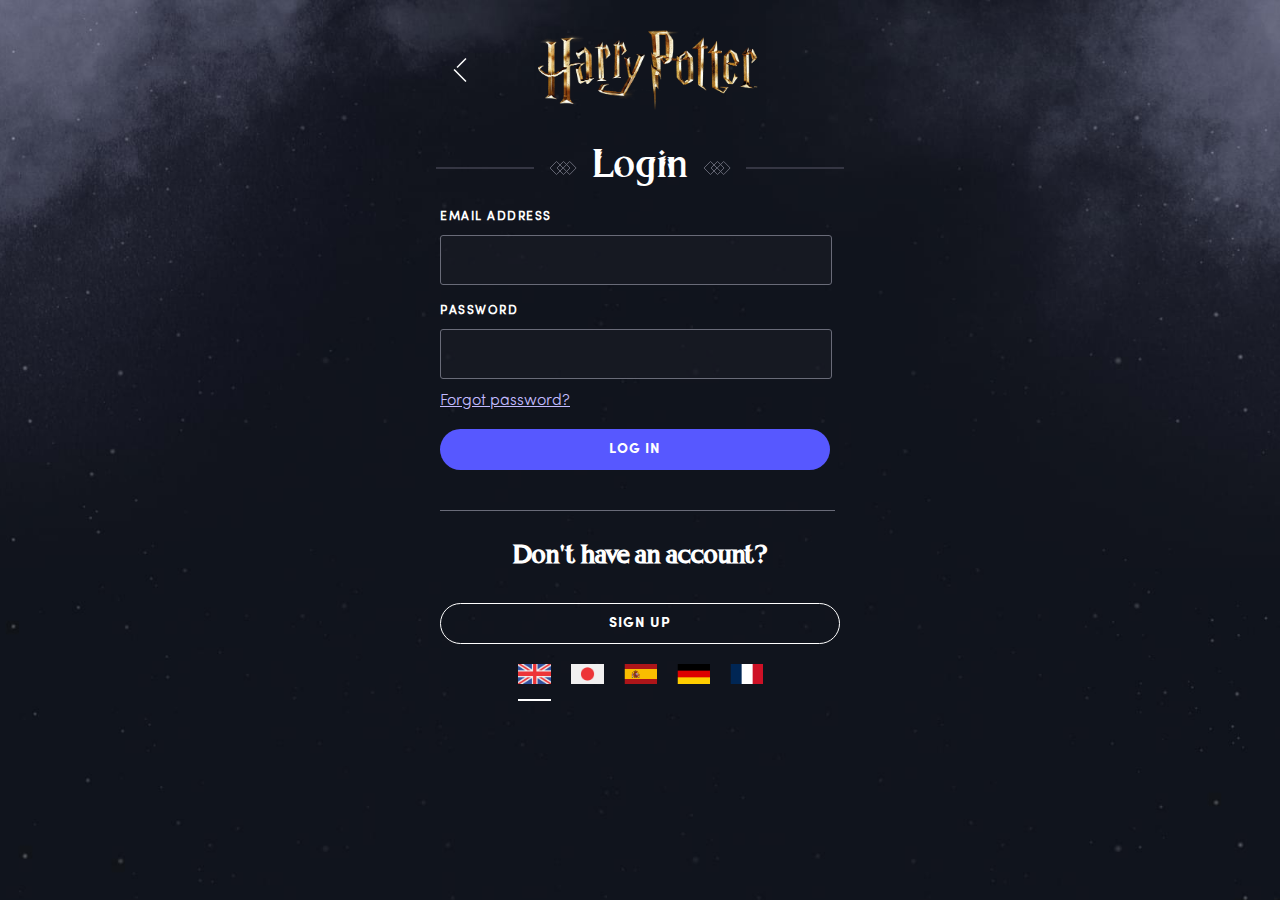
<file: login.html>
<!DOCTYPE html>
<html lang="en">
  <head>
    <meta charset="UTF-8" />
    <meta name="viewport" content="width=device-width, initial-scale=1.0" />
    <title>Log In</title>
    <link rel="stylesheet" href="./css/harrystyle.css" />
  </head>
  <body class="login-page">
    <div class="login-container">
      <div class="login-logo">
        <a class="login-logo-back" href="index.html">
          <img src="./images/back-24px-13px.svg" />
        </a>
        <a href="index.html">
          <img class="login-logo-harry" src="./images/harrypotter_logo.png" />
        </a>
      </div>
      <div class="login-letter">
        <hr />
        <img src="./images/diamonds.svg" />
        <h1>Login</h1>
        <img src="./images/diamonds.svg" />
        <hr />
      </div>
      <div class="login-input-container">
        <label for="email">EMAIL ADDRESS</label>
        <input type="email" id="email" />
        <label for="password">PASSWORD</label>
        <input type="text" id="password" />
        <p>Forgot password?</p>
        <a href="index.html"
          ><button class="login-login-button">LOG IN</button></a
        >
        <hr />
        <div class="login-signup">
          <h3>Don't have an account?</h3>
          <button class="login-signup-button">SIGN UP</button>
          <div class="login-signup-language">
            <img src="./images/language1.png" />
            <img src="./images/language2.png" />
            <img src="./images/language3.png" />
            <img src="./images/language4.png" />
            <img src="./images/language5.png" />
          </div>
        </div>
      </div>
    </div>
  </body>
</html>
</file>
<file: css/harrystyle.css>
* {
  margin: 0;
  padding: 0;
}
body {
  overflow-x: hidden;
}
@font-face {
  font-family: "Sofia Pro";
  src: url("../fonts/sofia pro/Sofia Pro Regular Az.otf") format("opentype");
  font-weight: 500; /* Black */
  font-style: normal;
}
@font-face {
  font-family: "Sofia Pro Light";
  src: url("../fonts/sofia pro/Sofia Pro Light Az.otf") format("opentype");
  font-weight: 200; /* Black */
  font-style: normal;
}
@font-face {
  font-family: "Sofia Pro Bold";
  src: url("../fonts/sofia pro/Sofia Pro Bold Az.otf") format("opentype");
  font-weight: 900; /* Black */
  font-style: normal;
}
@font-face {
  font-family: "Harry Beast Display";
  src: url("../fonts/HarryBeastDisplay-Regular.woff2") format("woff2");
  font-weight: 100;
  font-style: normal;
}
@font-face {
  font-family: "Harry Beast Regular";
  src: url("../fonts/HarryBeastStandard-Regular.woff2") format("woff2");
  font-weight: 100;
  font-style: normal;
}
/* ============================================= HEADER */
.header {
  background-color: #00001b;
  width: 100%;
  height: 80px;
  display: flex; /* 가로 배치 */
  align-items: center; /* 수직 중앙 정렬 */
  justify-content: space-between; /* 양 끝에 sns_container와 main_right 배치 */
  padding: 11px 0 9px 0;
}
.sns_container {
  display: flex;
  align-items: center;
  width: 30%;
  height: 100%;
  padding-left: 27px;
}
.main_right {
  display: flex;
  align-items: center;
  width: 36%;
  height: 100%;
  justify-content: flex-end;
  margin-right: 20px;
}
.sns_logo {
  height: 24px;
  margin-right: 14px; /* 로고 간격 */
  cursor: pointer;
}
.main_logo {
  width: 168px;
  position: absolute;
  left: 52%;
  transform: translateX(-50%);
  cursor: pointer;
}
.main {
  padding-bottom: 60px;
}
#search {
  width: 226px;
  height: 30px;
  border: none;
  border-radius: 30px;
  font-size: 14px;
  box-sizing: border-box;
  color: #fff;
  background: url("../images/search_icon.svg") no-repeat right 10px center,
    #1a1a2a;
  background-size: 16px 16px;
  margin-right: 10px;
  padding-left: 11px;
  font-family: "Sofia Pro", sans-serif;
  font-weight: 500;
}
#login {
  background-color: #00001b;
  width: 95px;
  height: 38px;
  border: 1.5px solid #fff;
  border-radius: 30px;
  font-size: 15px;
  box-sizing: border-box;
  color: #fff;
  font-family: "Sofia Pro", sans-serif;
  font-weight: 900;
  letter-spacing: 1.63px;
  margin-right: 7px;
  cursor: pointer;
}
#login:hover {
  background-color: #fff;
  color: #000;
  transition: all 0.1s ease-in;
}
#signup {
  width: 120px;
  height: 38px;
  border: 1.5px solid #5758ff;
  border-radius: 30px;
  font-size: 15px;
  box-sizing: border-box;
  color: #fff;
  background-color: #5758ff;
  font-family: "Sofia Pro", sans-serif;
  font-weight: 900;
  letter-spacing: 1.63px;
  cursor: pointer;
}
#signup:hover {
  background-color: #10141b;
  transition: all 0.1s ease-in;
}
/* ============================================= NAV */
.nav {
  background-color: #00001b;
  display: flex;
  justify-content: center;
  align-items: center;
  border-top: 1px solid #333349;
  width: 100%;
  height: 64px;
  color: #fff;
}
.nav > ul {
  display: flex; /* 가로 방향 배치 */
  list-style-type: none; /* 점 제거 */
  max-width: 1400px;
  width: 100%;
  justify-content: space-between;
  margin: 6px auto;
  padding: 0 20px;
}
.nav > ul > li {
  display: flex;
  margin: 0 0.5em; /* 아이템 간 간격 */
  font-family: "Sofia Pro", sans-serif;
  font-weight: 700;
  font-size: 0.85em;
  color: #fff;
  cursor: pointer;
  border-bottom: 1px solid transparent;
  padding-bottom: 5px;
}
.nav > ul > li > img {
  display: flex;
  height: 11px;
  margin: 4px 0 0 5px;
}
@media (max-width: 1400px) {
  .nav > ul > li {
    font-size: 0.75em; /* 글씨 크기 작게 */
  }
  .nav > ul > li > img {
    height: 9px; /* 아이콘 크기 작게 */
  }
}
.nav > ul > li:hover {
  border-bottom: 1px solid #fff;
}
/* ============================================= NAV RIBBON */
.nav_ribbon {
  display: flex;
  justify-content: center;
  align-items: center;
  background-color: #0b163b;
  height: 16px;
  color: #fff;
  padding: 11px 25px;
  font-size: 14px;
  font-family: "Sofia Pro", sans-serif;
}
.nav_ribbon > span {
  margin-left: 10px;
  text-decoration: underline;
  font-size: 11px;
  color: hsla(0, 0%, 100%, 0.7);
  background-color: #0b163b;
}
/* ============================================= SECTION 1 */
.section1 {
  display: flex;
  position: relative;
  width: 100%;
  height: 100%;
  min-height: 500px;
  overflow: hidden;
}
.trailer {
  background-image: url("../images/main_section1_trailer_wed.png");
  background-size: cover;
  background-position: left 50% top 30%;
  background-repeat: no-repeat;
  position: absolute;
  top: 0;
  left: 0;
  width: 100%;
  height: 100%;
  animation: section1_zoomout 1.3s ease-in-out 0s 1 forwards;
}
.cloud-left {
  position: absolute;
  top: 0;
  left: 0;
  width: 100%;
  height: 100%;
  background-image: url("../images/clouds-left-b85acc1b6ae89695809a91420440641e.png");
  background-size: 100% 120%;
  background-repeat: no-repeat;
  background-color: transparent;
  z-index: 2;
  animation: cloudRevealLeft 1.5s ease-in-out 0.25s 1 forwards;
}
.cloud-right {
  position: absolute;
  top: 0;
  right: 0;
  width: 100%;
  height: 100%;
  background-image: url("../images/clouds-right-7031ef0d886b707cbb18a0118c950ee2.png");
  background-size: 100% 120%;
  background-repeat: no-repeat;
  background-color: transparent;
  z-index: 2;
  animation: cloudRevealRight 1.5s ease-in-out 0.25s 1 forwards;
}
@keyframes section1_zoomout {
  0% {
    transform: scale(1.1);
    transform-origin: center;
  }
  100% {
    transform: scale(1);
    transform-origin: center;
  }
}
@keyframes cloudRevealLeft {
  from {
    transform: translate(-50%);
  }
  to {
    transform: translate(-75%);
  }
}

@keyframes cloudRevealRight {
  from {
    transform: translate(50%);
  }
  to {
    transform: translate(76%);
  }
}

@media (min-width: 1042px) {
  .section1 {
    box-sizing: border-box;
  }
  .trailer {
    width: 100%;
    height: 100%;
  }
}
.section1-bottom {
  position: absolute;
  width: 100%;
  height: 30%;
  background: linear-gradient(1turn, #15111d 40%, rgba(21, 17, 29, 0));
  bottom: 0;
  z-index: 22;
}
.section1-content {
  position: absolute;
  width: 1150px;
  height: 370px;
  padding: 0 25px;
  bottom: 98px;
  top: 45%;
  left: 50%;
  transform: translate(-50%, -50%);
  background-color: transparent;
  z-index: 222;
  animation: fadein 2s ease-in forwards;
}
.section1-content > h2 {
  background-color: transparent;
  color: #fff;
  max-width: 50%;
  font-size: 50px;
  font-family: "Harry Beast Display", sans-serif;
  margin: 0 0 17px;
}
.section1-content > p {
  background-color: transparent;
  color: #fff;
  max-width: 48%;
  font-family: "Sofia Pro Light", sans-serif;
  font-size: 18px;
  font-weight: lighter;
  line-height: 24px;
  margin: 0 0 25px;
  text-align: left;
}
.section1-content > button {
  background-color: #5758ff;
  padding: 12px 45px 14px;
  border-radius: 30px;
  border: 1px solid transparent;
  font-family: "Sofia Pro Bold", sans-serif;
  font-size: 14px;
  letter-spacing: 1.63px;
  color: #fff;
  outline: 0;
  cursor: pointer;
}
.section1-content > button:hover {
  background-color: #0b163b;
  border: 1px solid #5758ff;
}
@keyframes fadein {
  0% {
    opacity: 0;
  }
  50% {
    opacity: 0;
  }
  100% {
    opacity: 1;
  }
}
/* ============================================= SECTION 2 */
.section2 {
  width: 100%;
  min-height: 400px;
  background-image: url("../images/horizons_village.png"),
    url("../images/stars.png"),
    linear-gradient(180deg, #15111d, #323657 121.35%);
  background-position: 50% 101%, 50% bottom;
  background-size: 2000px auto, 2000px auto, 100% 100%;
  background-repeat: no-repeat;
}
.section2-container {
  display: flex;
  justify-content: center;
  gap: 37px;
  margin: 0 auto;
  padding: 0 20px 100px;
  max-width: 1200px;
}
.section2 .contentlist {
  display: grid;
  grid-template-columns: repeat(2, 1fr);
  grid-template-rows: repeat(2, 1fr);
  gap: 18px 35px;
  max-width: 570px;
  width: 100%;
  box-sizing: border-box;
}
/* =============== 그라데이션 안먹음 =================*/
.section2-img {
  background: linear-gradient(0deg, #00001b, rgba(0, 0, 27, 0) 20%);
  background-size: 15%;
}
.section2-grid img {
  width: 100%;
  height: auto;
  cursor: pointer;
}
.section2-grid-item {
  background-color: #00001b;
  min-height: 97px;
  padding: 5px 13px;
}
.section2-grid-title {
  background-color: #0b163b;
  font-size: 14px;
  color: #fff;
  font-family: "Sofia Pro", sans-serif;
  border-radius: 12px;
  padding: 5px 8px;
  width: fit-content;
  position: relative;
  top: -18px;
  cursor: pointer;
}
.section2-grid-content {
  font-size: 16px;
  color: #fff;
  font-family: "Sofia Pro", sans-serif;
  line-height: 21px;
  min-height: 66px;
  overflow: hidden;
  text-overflow: ellipsis;
  cursor: pointer;
}
.section2-grid-footer {
  background-image: url("../images/section2_grid_bottom.png");
  background-repeat: no-repeat;
  background-size: 100%;
  height: 30px;
  cursor: pointer;
}
.poll {
  background-image: url("../images/section2_poll.png");
  background-repeat: no-repeat;
  background-size: 100% 95%;
  max-width: 520px;
  width: 100%;
}
.poll-container {
  padding: 40px;
  display: flex;
  align-items: center;
  flex-direction: column;
  gap: 5%;
  height: 75%;
}
.poll-header {
  color: #fff;
  font-family: "Sofia Pro Bold", sans-serif;
  font-size: 14px;
  margin-bottom: 12px;
}
.poll-question {
  background-color: transparent;
  color: #fff;
  font-family: "Harry Beast Regular", sans-serif;
  font-size: 30px;
  text-align: center;
  margin-bottom: 68px;
}
.section2-buttons {
  width: 100%;
  display: flex;
  flex-direction: column;
  gap: 6px;
}
.section2-buttons button {
  font-family: "Sofia Pro Bold", sans-serif;
  font-size: 18px;
  color: #fff;
  background-color: rgba(11, 22, 59, 0.4);
  padding: 15px 0;
  border-radius: 10px;
  border: 1px solid #5758ff;
  text-align: center;
  cursor: pointer;
}
.section2-buttons button:hover {
  background-color: rgba(87, 88, 255, 0.4);
}
/* ============================================= SECTION 3 */
.section3 {
  background-image: url("../images/horizons_train.png"),
    url("../images/stars.png"),
    linear-gradient(180deg, #120b0e, #474083 121.35%);
  min-height: 400px;
  width: 100%;
  height: 100%;
  background-position: 50% 101%, 50% bottom;
  background-size: 2000px auto, 2000px auto, 100% 100%;
  background-repeat: no-repeat;
}
.section3-container {
  padding-top: 80px;
  min-height: 400px;
  width: 100%;
  height: 100%;
  display: flex;
  justify-content: center;
}
.section3-left {
  display: flex;
  position: relative;
  flex-direction: column;
  align-items: center;
  width: 37%;
}
.section3-left-header {
  position: relative;
  width: 100%;
  height: 80%;
}
.section3-left-header img {
  position: relative;
  width: 100%;
  z-index: 4;
}
.section3-left-header::before {
  content: "";
  position: absolute;
  top: 35px;
  width: 100%;
  height: 20%;
  background-image: url("../images/section3_gradation.svg");
  background-position: center;
  background-size: cover;
  background-repeat: no-repeat;
  z-index: 3;
}
.section3-left-content {
  display: flex;
  position: absolute;
  width: 80%;
  z-index: 1; /* content를 gradation 위에 위치시킴 */
  margin-top: 35px;
}
.dormitory1,
.dormitory2,
.dormitory3,
.dormitory4 {
  width: 25%;
  position: relative;
  overflow: hidden;
  display: flex;
  flex-direction: column;
  justify-content: center;
  align-items: center;
  cursor: pointer;
}
.dormitory1 h3,
.dormitory2 h3,
.dormitory3 h3,
.dormitory4 h3 {
  display: flex;
  position: relative;
  top: -30px;
  left: -8px;
  font-family: "Sofia Pro Light", sans-serif;
  font-size: 17px;
  font-weight: 600;
  color: #fff;
  transition: transform 0.5s ease-out; /* 텍스트 이동 */
}
.dormitory1 h2,
.dormitory2 h2,
.dormitory3 h2,
.dormitory4 h2 {
  display: flex;
  position: relative;
  top: -28px;
  left: -3px;
  font-family: "Harry Beast Display", sans-serif;
  font-size: 26px;
  font-weight: 500;
  color: rgb(155, 152, 152);
  transition: transform 0.5s ease-out; /* 텍스트 이동 */
}
.section3-banner-gryffindor,
.section3-banner-ravenclaw,
.section3-banner-hufflepuff,
.section3-banner-slytherin {
  width: 75%;
  position: relative;
  top: -40px;
  transition: transform 0.5s ease-out; /* 이미지 이동 */
}
.section3-banner-gryffindor {
  background-image: url("../images/banner_gryffindor_basic.png");
  height: 150px;
  background-size: contain;
  background-repeat: no-repeat;
}
.section3-banner-ravenclaw {
  background-image: url("../images/banner_ravenclaw_basic.png");
  height: 150px;
  background-size: contain;
  background-repeat: no-repeat;
}
.section3-banner-hufflepuff {
  background-image: url("../images/banner_hufflepuff_basic.png");
  height: 150px;
  background-size: contain;
  background-repeat: no-repeat;
}
.section3-banner-slytherin {
  background-image: url("../images/banner_slytherin_basic.png");
  height: 150px;
  background-size: contain;
  background-repeat: no-repeat;
}
.dormitory1:hover .section3-banner-gryffindor,
.dormitory2:hover .section3-banner-ravenclaw,
.dormitory3:hover .section3-banner-hufflepuff,
.dormitory4:hover .section3-banner-slytherin {
  transform: translateY(25px); /* 이미지가 아래로 이동 */
}

/* 이미지 변경을 위한 애니메이션 적용 */
.dormitory1:hover .section3-banner-gryffindor {
  background-image: url("../images/banner_gryffindor_after.png");
}

.dormitory2:hover .section3-banner-ravenclaw {
  background-image: url("../images/banner_ravenclaw_after.png");
}

.dormitory3:hover .section3-banner-hufflepuff {
  background-image: url("../images/banner_hufflepuff_after.png");
}

.dormitory4:hover .section3-banner-slytherin {
  background-image: url("../images/banner_slytherin_after.png");
}

/* 텍스트 이동 */
.dormitory1:hover h3,
.dormitory1:hover h2,
.dormitory2:hover h3,
.dormitory2:hover h2,
.dormitory3:hover h3,
.dormitory3:hover h2,
.dormitory4:hover h3,
.dormitory4:hover h2 {
  transform: translateY(25px); /* 텍스트도 아래로 이동 */
}
.section3-right h2 {
  color: #fff;
  font-size: 42px;
  font-family: "Harry Beast Regular";
  font-weight: 400;
  letter-spacing: 0.96px;
  padding: 10% 0;
}
.section3-right button {
  background-color: #5758ff;
  padding: 12px 45px;
  border-radius: 30px;
  border: 1px solid transparent;
  font-family: "Sofia Pro Bold", sans-serif;
  font-size: 14px;
  color: #fff;
  letter-spacing: 1px;
  outline: 0;
  cursor: pointer;
}
.section3-right button:hover {
  background-color: #0b163b;
  border: 1px solid #5758ff;
}
/* 여기 Section3 해야됨!!!!!!!!!!!!!!! */
/* ============================================= SECTION 4 */
.section4 {
  background-image: url("../images/horizons_hogwarts.png"),
    url("../images/stars.png"),
    linear-gradient(180deg, #110b0e, #373737 121.35%);
  min-height: 400px;
  width: 100%;
  height: 100%;
  background-position: 50% 101%, 50% bottom;
  background-size: 2000px auto, 2000px auto, 100% 100%;
  background-repeat: no-repeat;
}
.section4-container {
  display: flex;
  flex-direction: column;
  gap: 30px;
  width: 100%;
  max-width: 1200px;
  padding: 30px 25px 100px;
  margin: auto;
  min-height: 400px;
  height: 100%;
  background-color: transparent;
}
.section4-header {
  display: flex;
  justify-content: center;
  align-items: center;
  gap: 1.8%;
  color: #fff;
  background-color: transparent;
}
.section4-header-left,
.section4-header-right {
  width: 11.5%;
  height: auto;
  background-color: transparent;
}
.section4-header-left {
  transform: rotate(180deg);
}
.section4-header h2 {
  font-family: "Harry Beast Regular", sans-serif;
  font-size: 36px;
  letter-spacing: 0.72px;
  background-color: transparent;
}
.section4-content {
  display: flex;
  gap: 4%;
  margin-bottom: 7px;
  padding: 30px 25px 0 25px;
  background-color: transparent;
}
.section4-content div {
  flex: 1;
  overflow: hidden;
  position: relative;
  border-radius: 8px;
  aspect-ratio: 360 / 247;
}
.section4-content-infobox1,
.section4-content-infobox2,
.section4-content-infobox3 {
  position: relative;
  background-size: cover;
  color: #fff;
  font-size: 24px;
  cursor: pointer;
}
.section4-content-infobox1 {
  background-image: url("../images/section4_content1.jpg");
}
.section4-content-infobox2 {
  background-image: url("../images/section4_content2.jpg");
}
.section4-content-infobox3 {
  background-image: url("../images/section4_content3.jpg");
}
/* 그라디언트를 before로 추가 */
.section4-content-infobox1::before,
.section4-content-infobox2::before,
.section4-content-infobox3::before {
  content: "";
  position: absolute;
  top: 0;
  left: 0;
  right: 0;
  bottom: 0;
  background: linear-gradient(180deg, transparent 50%, #000);
  z-index: 1;
}
.section4-content img {
  background-color: transparent;
  opacity: 40%;
  position: absolute;
  width: 97%;
  height: 96%;
  top: 50%;
  left: 50%;
  transform: translate(-50%, -50%);
  object-fit: 100% 100%;
  z-index: 2;
}
/* 우측 상단에... 로고같이... 박아야됨... 개짜증남...;;; */
.section4-content-info {
  background-color: transparent;
}
.section4-content-title {
  background-color: transparent;
  font-family: "Harry Beast Regular", sans-serif;
  font-size: 22px;
  line-height: 26px;
  text-align: center;
  margin: 35% 0 0 7%;
  width: 85%;
  height: 30%;
  z-index: 3;
}
.section4-content-footer {
  background-color: transparent;
  color: #fff;
  font-size: 12px;
  font-family: "Sofia Pro", sans-serif;
  width: 100%;
  height: 20%;
  z-index: 3;
  display: flex;
  justify-content: center;
  gap: 5px;
}
.section4-content-footer span {
  background-color: transparent;
}
.section4-content-footer span img {
  width: 15px;
  height: auto;
  top: 7px;
  border-radius: 8px;
}
.section4-footer {
  font-size: 14px;
  font-family: "Sofia Pro", sans-serif;
  line-height: normal;
  letter-spacing: 0.02em;
  color: #fff;
  text-decoration-line: underline;
  text-align: right;
  padding-right: 3%;
  background-color: transparent;
  cursor: pointer;
}
/* ============================================= SECTION 5 */
.section5 {
  background-image: url("../images/horizons_quidditch.png"),
    url("../images/stars.png"),
    linear-gradient(180deg, #18150e, #554936 121.35%);
  background-position: 50% 101%, 50%, bottom !important;
  background-size: 2000px auto, 2000px auto, 100% 100%;
  min-height: 400px;
  width: 100%;
  height: 100%;
  background-repeat: no-repeat;
  display: flex;
  align-items: center;
}
.section5-container {
  display: flex;
  flex-direction: column;
  gap: 30px;
  width: 100%;
  max-width: 1200px;
  padding: 40px 25px 100px;
  margin: 0 auto;
  min-height: 400px;
  height: 100%;
  background-color: transparent;
}
.section5-header {
  display: flex;
  justify-content: center;
  align-items: center;
  gap: 1.8%;
  color: #fff;
  background-color: transparent;
}
.section5-header-left,
.section5-header-right {
  width: 11.5%;
  height: auto;
  background-color: transparent;
}
.section5-header-left {
  transform: rotate(180deg);
}
.section5-header h2 {
  font-family: "Harry Beast Regular", sans-serif;
  font-size: 36px;
  letter-spacing: 0.72px;
  background-color: transparent;
}
.section5-slick-container {
  width: 90%; /* 슬라이드의 너비 */
  margin: 0 auto; /* 가운데 정렬 */
}
.section5-slick {
  display: flex;
  justify-content: center;
  align-items: center;
  margin: 0 15px;
}
.section5-slick img {
  width: 100%; /* 이미지 너비를 100%로 설정 */
  height: auto;
  border-radius: 8px;
  cursor: pointer;
}
/* 기본 화살표 텍스트 비활성화 */
.slick-prev:before,
.slick-next:before {
  content: none !important;
}
/* 새로운 이미지 화살표 적용 */
.slick-prev img,
.slick-next img {
  width: 15px; /* 원하는 크기로 설정 */
  height: auto;
}
/* 기본 화살표 숨기기 (이미지가 적용된 화살표만 표시) */
.slick-prev,
.slick-next {
  display: block; /* 기존의 텍스트 화살표는 숨기고, 이미지 화살표는 표시 */
  position: absolute;
  top: 50%;
  transform: translateY(-50%);
  z-index: 10;
}
/* ========= slick 양 끝 사진에 그라데이션 넣기 ===========*/
/* ============================================= SECTION 6 */
.section6 {
  background: linear-gradient(180deg, #0e0812, #000);
  background-position: 50% 101%, 50%, bottom !important;
  min-height: 400px;
  width: 100%;
  height: 100%;
}
.section6-container {
  width: 100%;
  height: 330px;
  display: flex;
  margin: 0 auto;
  max-width: 1200px;
  padding: 50px 25px;
  color: #fff;
}
.section6-left {
  background-image: url("../images/section6_left.png");
  background-size: contain;
  background-position: center;
  background-repeat: no-repeat;
  width: 50%;
  height: 100%;
}
.section6-right {
  display: flex;
  flex-direction: column;
  align-items: center;
  text-align: center;
  width: 50%;
}
.section6-right h2 {
  font-size: 40px;
  line-height: 44px;
  font-family: "Harry Beast Regular", sans-serif;
  font-weight: 100;
  width: 95%;
}
.section6-right p {
  font-size: 18px;
  width: 76%;
  font-family: "Sofia Pro Light", sans-serif;
  font-weight: 100;
  margin: 25px 0;
}
.section6-right button {
  font-family: "Sofia Pro Bold", sans-serif;
  font-size: 14px;
  letter-spacing: 1.63px;
  line-height: 14px;
  text-align: center;
  color: #fff;
  background-color: transparent;
  padding: 12px 45px 14px;
  border-radius: 30px;
  border: 1px solid #fff;
  cursor: pointer;
  transition: all 0.1s ease-in;
}
.section6-right button:hover {
  background-color: #fff;
  color: #000;
}
/* ============================================= SECTION 7 */
.section7 {
  background-image: url("../images/horizons_bridge.png"),
    url("../images/stars.png"),
    linear-gradient(180deg, #0e0812, #443455 121.35%);
  background-position: 50% 101%, 50%, bottom !important;
  background-size: 2000px auto, 2000px auto, 100% 100%;
  min-height: 400px;
  width: 100%;
  height: 100%;
  background-repeat: no-repeat;
  display: flex;
  align-items: center;
}
.section7-container {
  padding: 80px 0 50px;
  max-width: 1400px;
  margin: 0 auto;
  width: 100%;
  overflow: hidden;
}
.section7-header {
  display: flex;
  justify-content: center;
  align-items: center;
  color: #fff;
  width: 80%;
  margin: auto;
}
.section7-header-left,
.section7-header-right {
  width: 12%;
  height: auto;
}
.section7-header-left {
  transform: rotate(180deg);
  padding-bottom: 4%;
}
.section7-header-right {
  padding-top: 4%;
}
.section7-header h2 {
  font-family: "Harry Beast Regular", sans-serif;
  font-size: 36px;
  letter-spacing: 0.72px;
  font-weight: 100;
  text-align: center;
}
.section7-subheader {
  font-family: "Sofia Pro Light", sans-serif;
  font-size: 18px;
  font-weight: 300;
  line-height: 24px;
  text-align: center;
  color: #fff;
  width: 80%;
  margin: auto;
}
.section7-slick {
  width: 100%;
  display: flex;
  justify-content: center;
  align-items: center;
  gap: 30px;
  margin-top: 50px;
}
.section7-slick-item {
  cursor: pointer;
}
.section7-footer {
  font-size: 14px;
  font-family: "Sofia Pro", sans-serif;
  line-height: normal;
  letter-spacing: 0.02em;
  color: #fff;
  text-decoration-line: underline;
  text-align: right;
  padding-right: 9.5%;
  margin-top: 20px;
  background-color: transparent;
  cursor: pointer;
}
/* ============================================= SECTION 8 */
.section8 {
  background-image: url("../images/horizons_burrow.png"),
    url("../images/stars.png"),
    linear-gradient(180deg, #0f0f11, #3f5468 121.35%);
  background-position: 50% 101%, 50%, bottom !important;
  background-size: 2000px auto, 2000px auto, 100% 100%;
  min-height: 400px;
  width: 100%;
  height: 100%;
  background-repeat: no-repeat;
  display: flex;
  align-items: center;
}
.section8-slick-content {
  display: flex;
}
.section8-imgTitle {
  color: #fff;
  font-family: "Harry Beast Regular", sans-serif;
  font-size: 20px;
  font-weight: 700;
  position: absolute;
  cursor: pointer;
}
.section8-container {
  display: flex;
  flex-direction: column;
  gap: 30px;
  width: 100%;
  max-width: 1200px;
  padding: 40px 25px 100px;
  margin: 0 auto;
  min-height: 400px;
  height: 100%;
  background-color: transparent;
}
.section8-header {
  display: flex;
  justify-content: center;
  align-items: center;
  gap: 1.8%;
  color: #fff;
  background-color: transparent;
}
.section8-header-left,
.section8-header-right {
  width: 11.5%;
  height: auto;
  background-color: transparent;
}
.section8-header-left {
  transform: rotate(180deg);
}
.section8-header h2 {
  font-family: "Harry Beast Regular", sans-serif;
  font-size: 36px;
  letter-spacing: 0.72px;
  background-color: transparent;
}
.section8-slick-container {
  width: 90%; /* 슬라이드의 너비 */
  margin: 0 auto; /* 가운데 정렬 */
}
.section8-slick {
  display: flex;
  justify-content: center;
  align-items: center;
  margin: 0 15px;
}
.section8-slick img {
  width: 100%; /* 이미지 너비를 100%로 설정 */
  height: auto;
  border-radius: 8px;
  cursor: pointer;
}
/* ============================================= SECTION 9 */
.section9 {
  background-image: url("../images/stars.png"),
    linear-gradient(180deg, #15111d, #323657 121.35%);
  background-position: 50% 101%, 50%, bottom !important;
  background-size: 1500px auto, 100% 100%;
  min-height: 400px;
  width: 100%;
  height: 100%;
  background-repeat: no-repeat;
  display: flex;
  align-items: center;
}
.section9-container {
  display: flex;
  flex-direction: column;
  gap: 30px;
  width: 100%;
  max-width: 1200px;
  padding: 40px 25px 100px;
  margin: 0 auto;
  min-height: 400px;
  height: 100%;
  background-color: transparent;
}
.section9-header {
  display: flex;
  justify-content: center;
  align-items: center;
  gap: 1.8%;
  color: #fff;
  background-color: transparent;
}
.section9-header-left,
.section9-header-right {
  width: 11.5%;
  height: auto;
  background-color: transparent;
}
.section9-header-left {
  transform: rotate(180deg);
}
.section9-header h2 {
  font-family: "Harry Beast Regular", sans-serif;
  font-size: 36px;
  letter-spacing: 0.72px;
  background-color: transparent;
}
.section9-slick-container {
  width: 90%; /* 슬라이드의 너비 */
  margin: 0 auto; /* 가운데 정렬 */
}
.section9-slick {
  display: flex;
  justify-content: center;
  align-items: center;
  margin: 0 15px;
}
.section9-slick img {
  width: 100%; /* 이미지 너비를 100%로 설정 */
  height: auto;
  border-radius: 8px;
  cursor: pointer;
}
/* ============================================= FOOTER */
.footer {
  padding: 40px 20px;
  text-align: center;
  line-height: 1;
  font-size: 10px;
  position: relative;
  background-color: #00001b;
  height: 515px;
  padding-left: 50px;
  padding-right: 50px;
}
.footer-container {
  padding: 50px 80px;
  display: flex;
  flex-direction: column;
  justify-content: space-between;
  border: 1px solid #696b78;
  font-family: "Sofia Pro Light", sans-serif;
  color: #fff;
}
.footer-content {
  max-width: 1240px;
  width: 100%;
  margin: 0 auto;
}
.footer-upper {
  height: 105px;
  display: flex;
  justify-content: space-between;
  margin-bottom: 15px;
}
.footer-menu-list {
  display: grid;
  grid-template-columns: repeat(4, 1fr);
  grid-template-rows: repeat(3, 1fr);
  font-size: 15px;
  width: 80%;
}
.footer-menu-list div {
  display: flex;
  align-items: flex-start;
  align-items: center;
}
#footer-menu-item7 {
  grid-column: 3 / 5;
  grid-row: 2 / 3;
}
#footer-menu-item8 {
  grid-column: 2 / 3;
  grid-row: 3 / 4;
}
#footer-menu-item9 {
  grid-column: 3 / 4;
  grid-row: 3 / 4;
}
.footer-menu-item:hover {
  text-decoration: underline;
  cursor: pointer;
}
.footer-upper img {
  height: 51px;
  width: auto;
  cursor: pointer;
}
.footer-container hr {
  border: 2px;
  height: 1px;
  background-color: #353643;
}
.footer-lower {
  display: flex;
  justify-content: space-between;
  margin-top: 20px;
  width: 100%;
}
.footer-lower-content {
  text-align: left;
  line-height: 1.33;
  font-family: "Sofia Pro", sans-serif;
  color: #9fa1ad;
}
.footer-lower-content p {
  font-size: 14px;
  line-height: 20px;
  max-width: 702px;
  width: 100%;
  margin: 16px 0;
  letter-spacing: 0.25px;
}
.footer-lower-content span:hover {
  text-decoration: underline;
  cursor: pointer;
}
.footer-lower-sns {
  margin: 19px 0 0;
}
.footer-lower-sns img {
  cursor: pointer;
}
/* =============================================================================== */
/* =============================================================================== */
.login-page {
  background-image: url("../images/login_bg.jpg");
  background-size: cover;
  background-position: center;
  background-attachment: fixed;
  margin: 0;
}
.login-container {
  display: flex;
  flex-direction: column;
  justify-content: center;
  align-items: center;
  margin: 0 auto;
}
.login-logo {
  display: flex;
  align-items: center;
  max-width: 408px;
}
.login-logo-back {
  width: 15px;
}
.login-logo-harry {
  width: 220px;
  margin: 30px 70px;
}
.login-letter {
  display: flex;
  align-items: center;
  gap: 15px;
  color: #fff;
  max-width: 408px;
}
.login-letter hr {
  border: 2px;
  height: 2px;
  width: 100px;
  background-color: #353643;
}
.login-letter img {
  width: 28px;
}
.login-letter h1 {
  font-family: "Harry Beast Display", sans-serif;
  font-size: 40px;
  font-weight: 500;
}
.login-input-container {
  display: flex;
  flex-direction: column;
}
.login-input-container label {
  color: #fff;
  font-family: "Sofia Pro", sans-serif;
  font-size: 12px;
  font-weight: 700;
  letter-spacing: 1.5px;
  margin: 20px 0 12px;
}
.login-input-container input {
  width: 350px;
  padding: 16px 20px;
  border: 1px solid #696b78;
  border-radius: 3px;
  background: rgba(28, 30, 40, 0.5);
  color: #fff;
  font-family: "Sofia Pro", sans-serif;
  font-size: 16px;
  cursor: pointer;
}
.login-input-container p {
  color: #c2bbff;
  font-family: "Sofia Pro Light", sans-serif;
  margin: 14px 0 0 0;
  text-decoration: underline;
  cursor: pointer;
}
.login-input-container .login-login-button {
  background-color: #5758ff;
  padding: 12px 168px;
  margin: 20px auto;
  border-radius: 30px;
  border: 1px solid transparent;
  font-family: "Sofia Pro Bold", sans-serif;
  font-size: 14px;
  color: #fff;
  letter-spacing: 1px;
  outline: 0;
  cursor: pointer;
}
.login-input-container .login-login-button:hover {
  background-color: #0b163b;
  border: 1px solid #5758ff;
}
.login-input-container a {
  color: #fff;
  text-decoration: none;
}
.login-input-container hr {
  border: 1px;
  height: 1px;
  width: 395px;
  background-color: #696b78;
  margin: 20px 0;
}
.login-signup {
  display: flex;
  flex-direction: column;
  align-items: center;
}
.login-signup h3 {
  color: #fff;
  font-family: "Harry Beast Regular", sans-serif;
  font-size: 26px;
  margin: 10px 0;
}
.login-signup .login-signup-button {
  padding: 12px 168px;
  margin: 20px auto;
  border-radius: 30px;
  border: 1px solid #fff;
  font-family: "Sofia Pro Bold", sans-serif;
  font-size: 14px;
  color: #fff;
  letter-spacing: 1px;
  outline: 0;
  background-color: transparent;
  cursor: pointer;
}
.login-signup .login-signup-button:hover {
  background-color: #fff;
  color: #000;
}
.login-signup-language {
  display: flex;
  justify-content: center;
  gap: 20px;
}
.login-signup-language img {
  width: 33px;
  height: 20px;
}
.login-signup-language img:first-child {
  border-bottom: 2px solid white;
  padding-bottom: 15px;
}
.login-signup-language img:not(:first-child) {
  cursor: pointer;
}
.login-signup-language img:not(:first-child):hover {
  transform: scale(1.2);
}
</file>
